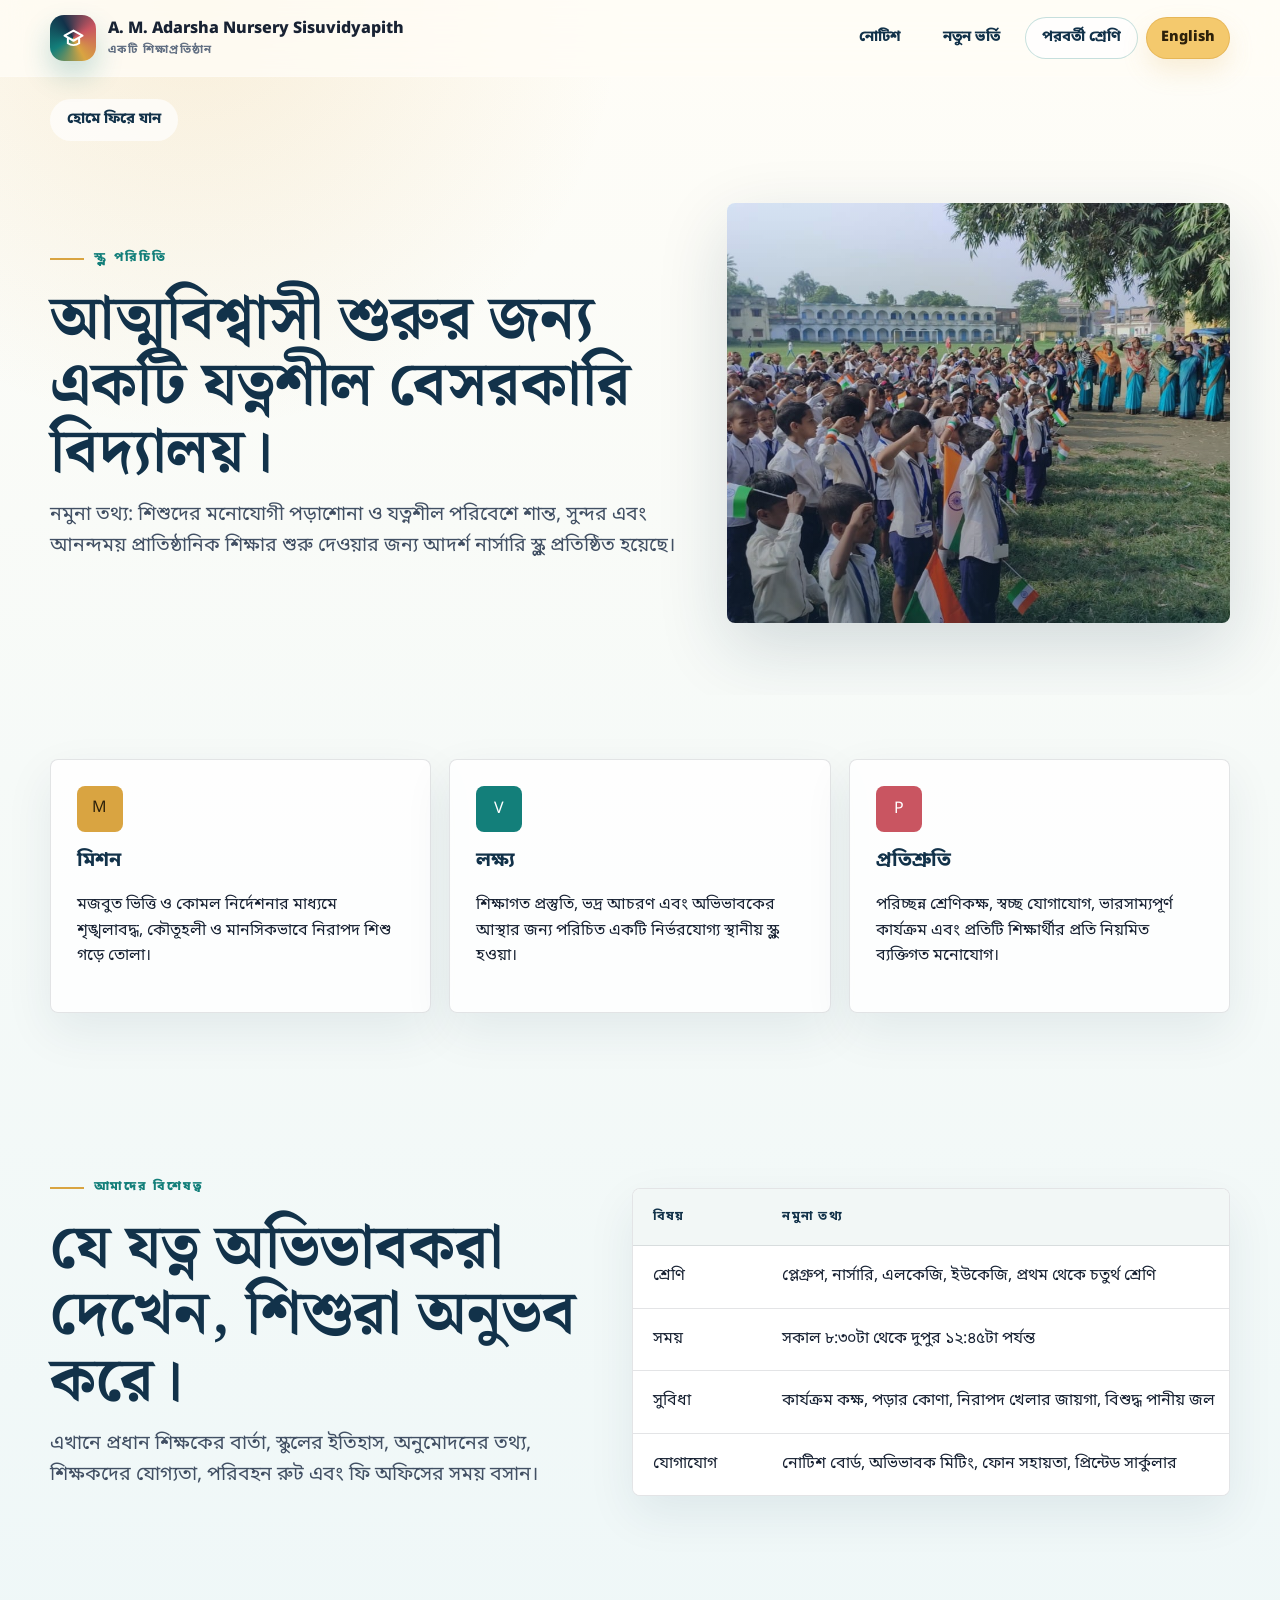
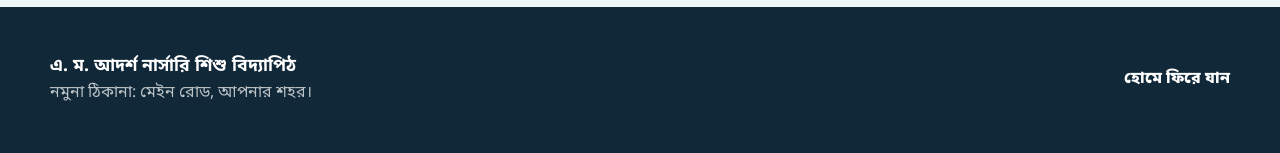
<file: templates/about.html>
<!DOCTYPE html>
<html lang="en">
<head>
  <meta charset="UTF-8">
  <meta name="viewport" content="width=device-width, initial-scale=1.0">
  <title>About | Adarsha Nursery School</title>
  <link rel="preconnect" href="https://fonts.googleapis.com">
  <link rel="preconnect" href="https://fonts.gstatic.com" crossorigin>
  <link href="https://fonts.googleapis.com/css2?family=Inter:wght@500;650;750;850&family=Noto+Sans+Bengali:wght@500;600;700;800&family=Noto+Serif+Bengali:wght@700;800&family=Playfair+Display:wght@700;800&display=swap" rel="stylesheet">
  <link rel="stylesheet" href="../assets/styles.css">
</head>
<body>
  <div class="site-progress" aria-hidden="true"></div>
  <header class="site-header">
    <nav class="nav-shell" aria-label="Primary navigation">
      <a class="brand" href="../index.html">
        <span class="brand-mark" aria-hidden="true">
          <svg viewBox="0 0 24 24" fill="none"><path d="M4 9.5 12 5l8 4.5-8 4.5L4 9.5Z" stroke="currentColor" stroke-width="1.8" stroke-linejoin="round"/><path d="M7 12v4.2c2.9 2.1 7.1 2.1 10 0V12" stroke="currentColor" stroke-width="1.8" stroke-linecap="round"/></svg>
        </span>
        <span>A. M. Adarsha Nursery Sisuvidyapith<small>Private learning campus</small></span>
      </a>
      <div class="nav-links">
        <a href="notice.html">Notice</a>
        <a href="newAdmission.html">New Admission</a>
        <a class="primary-link" href="nextClassAdmission.html">Next Class</a>
        <button class="language-toggle" type="button" data-lang-toggle aria-label="Switch language">বাংলা</button>
      </div>
    </nav>
  </header>

  <div class="subnav"><a class="back-link" href="../index.html">Back to Home</a></div>

  <main>
    <section class="page-hero">
      <div class="wrap">
        <div class="reveal">
          <p class="eyebrow">About the school</p>
          <h2>A caring private school for confident early beginnings.</h2>
          <p class="lead">Dummy details: Adarsha Nursery School was founded to give children a calm, polished, and joyful start to formal education through thoughtful academics and attentive care.</p>
        </div>
        <div class="page-visual about-img reveal delay-1" data-parallax="0.035" aria-label="Students learning in classroom"></div>
      </div>
    </section>

    <section class="section tight">
      <div class="wrap feature-grid">
        <article class="info-card reveal">
          <div class="icon-box gold">M</div>
          <h3>Mission</h3>
          <p>To nurture disciplined, curious, emotionally secure children through strong foundations and warm guidance.</p>
        </article>
        <article class="info-card reveal delay-1">
          <div class="icon-box">V</div>
          <h3>Vision</h3>
          <p>To become a trusted local school known for academic readiness, respectful behavior, and parent confidence.</p>
        </article>
        <article class="info-card reveal delay-2">
          <div class="icon-box rose">P</div>
          <h3>Promise</h3>
          <p>Clean classrooms, transparent communication, balanced activities, and steady personal attention for each learner.</p>
        </article>
      </div>
    </section>

    <section class="section">
      <div class="wrap split">
        <div class="reveal">
          <p class="eyebrow">What makes us premium</p>
          <h2>Details that parents notice and children feel.</h2>
          <p class="lead">Replace this area with the principal message, school history, affiliation details, teacher qualifications, transport route, and fee office timing.</p>
        </div>
        <div class="table-wrap reveal delay-1">
          <table>
            <thead><tr><th>Area</th><th>Dummy Detail</th></tr></thead>
            <tbody>
              <tr><td>Classes</td><td>Playgroup, Nursery, LKG, UKG, Class I to IV</td></tr>
              <tr><td>Timings</td><td>Morning shift from 8:30 AM to 12:45 PM</td></tr>
              <tr><td>Facilities</td><td>Activity room, reading corner, safe play area, clean drinking water</td></tr>
              <tr><td>Communication</td><td>Notice board, parent meetings, phone support, printed circulars</td></tr>
            </tbody>
          </table>
        </div>
      </div>
    </section>
  </main>

  <footer class="footer">
    <div class="wrap footer-grid">
      <div><strong>Adarsha Nursery School</strong><span>Dummy address: Main Road, Your City.</span></div>
      <a href="../index.html">Back to Home</a>
    </div>
  </footer>

  <script>
    const progress = document.querySelector(".site-progress");
    const header = document.querySelector(".site-header");
    const revealItems = document.querySelectorAll(".reveal");
    const counters = document.querySelectorAll("[data-count]");
    const parallaxItems = document.querySelectorAll("[data-parallax]");
    const languageToggle = document.querySelector("[data-lang-toggle]");
    const originalTitle = document.title;

    const bnText = {
      "Adarsha Nursery School": "এ. ম. আদর্শ নার্সারি শিশু বিদ্যাপিঠ",
      "Private learning campus": "একটি শিক্ষাপ্রতিষ্ঠান",
      "Notice": "নোটিশ",
      "New Admission": "নতুন ভর্তি",
      "Next Class": "পরবর্তী শ্রেণি",
      "Back to Home": "হোমে ফিরে যান",
      "About | Adarsha Nursery School": "পরিচিতি | আদর্শ নার্সারি স্কুল",
      "About the school": "স্কুল পরিচিতি",
      "A caring private school for confident early beginnings.": "আত্মবিশ্বাসী শুরুর জন্য একটি যত্নশীল বেসরকারি বিদ্যালয়।",
      "Dummy details: Adarsha Nursery School was founded to give children a calm, polished, and joyful start to formal education through thoughtful academics and attentive care.": "নমুনা তথ্য: শিশুদের মনোযোগী পড়াশোনা ও যত্নশীল পরিবেশে শান্ত, সুন্দর এবং আনন্দময় প্রাতিষ্ঠানিক শিক্ষার শুরু দেওয়ার জন্য আদর্শ নার্সারি স্কুল প্রতিষ্ঠিত হয়েছে।",
      "Mission": "মিশন",
      "To nurture disciplined, curious, emotionally secure children through strong foundations and warm guidance.": "মজবুত ভিত্তি ও কোমল নির্দেশনার মাধ্যমে শৃঙ্খলাবদ্ধ, কৌতূহলী ও মানসিকভাবে নিরাপদ শিশু গড়ে তোলা।",
      "Vision": "লক্ষ্য",
      "To become a trusted local school known for academic readiness, respectful behavior, and parent confidence.": "শিক্ষাগত প্রস্তুতি, ভদ্র আচরণ এবং অভিভাবকের আস্থার জন্য পরিচিত একটি নির্ভরযোগ্য স্থানীয় স্কুল হওয়া।",
      "Promise": "প্রতিশ্রুতি",
      "Clean classrooms, transparent communication, balanced activities, and steady personal attention for each learner.": "পরিচ্ছন্ন শ্রেণিকক্ষ, স্বচ্ছ যোগাযোগ, ভারসাম্যপূর্ণ কার্যক্রম এবং প্রতিটি শিক্ষার্থীর প্রতি নিয়মিত ব্যক্তিগত মনোযোগ।",
      "What makes us premium": "আমাদের বিশেষত্ব",
      "Details that parents notice and children feel.": "যে যত্ন অভিভাবকরা দেখেন, শিশুরা অনুভব করে।",
      "Replace this area with the principal message, school history, affiliation details, teacher qualifications, transport route, and fee office timing.": "এখানে প্রধান শিক্ষকের বার্তা, স্কুলের ইতিহাস, অনুমোদনের তথ্য, শিক্ষকদের যোগ্যতা, পরিবহন রুট এবং ফি অফিসের সময় বসান।",
      "Area": "বিষয়",
      "Dummy Detail": "নমুনা তথ্য",
      "Classes": "শ্রেণি",
      "Playgroup, Nursery, LKG, UKG, Class I to IV": "প্লেগ্রুপ, নার্সারি, এলকেজি, ইউকেজি, প্রথম থেকে চতুর্থ শ্রেণি",
      "Timings": "সময়",
      "Morning shift from 8:30 AM to 12:45 PM": "সকাল ৮:৩০টা থেকে দুপুর ১২:৪৫টা পর্যন্ত",
      "Facilities": "সুবিধা",
      "Activity room, reading corner, safe play area, clean drinking water": "কার্যক্রম কক্ষ, পড়ার কোণা, নিরাপদ খেলার জায়গা, বিশুদ্ধ পানীয় জল",
      "Communication": "যোগাযোগ",
      "Notice board, parent meetings, phone support, printed circulars": "নোটিশ বোর্ড, অভিভাবক মিটিং, ফোন সহায়তা, প্রিন্টেড সার্কুলার",
      "Dummy address: Main Road, Your City.": "নমুনা ঠিকানা: মেইন রোড, আপনার শহর।"
    };


    const originalText = new WeakMap();
    const translatableNodes = [];

    if (!("IntersectionObserver" in window)) {
      revealItems.forEach((item) => item.classList.add("in-view"));
      counters.forEach((item) => animateCounter(item));
    }

    function collectTextNodes(root) {
      const walker = document.createTreeWalker(root, NodeFilter.SHOW_TEXT, {
        acceptNode(node) {
          const text = node.textContent.trim();
          const parent = node.parentElement;

          if (!text || !parent || parent.closest("[data-count]") || ["SCRIPT", "STYLE"].includes(parent.tagName)) {
            return NodeFilter.FILTER_REJECT;
          }

          return NodeFilter.FILTER_ACCEPT;
        }
      });

      while (walker.nextNode()) {
        const node = walker.currentNode;
        originalText.set(node, node.textContent);
        translatableNodes.push(node);
      }
    }

    function translateValue(value, lang) {
      const trimmed = value.trim();
      if (lang === "en" || !bnText[trimmed]) return value;
      return value.replace(trimmed, bnText[trimmed]);
    }

    function applyLanguage(lang) {
      document.documentElement.lang = lang === "bn" ? "bn" : "en";

      translatableNodes.forEach((node) => {
        const original = originalText.get(node);
        node.textContent = translateValue(original, lang);
      });

      document.title = translateValue(originalTitle, lang);

      if (languageToggle) {
        languageToggle.textContent = lang === "bn" ? "English" : "বাংলা";
        languageToggle.setAttribute("aria-label", lang === "bn" ? "Switch to English" : "বাংলায় দেখুন");
      }
    }

    collectTextNodes(document.body);

    const savedLanguage = localStorage.getItem("schoolLanguage") || "bn";
    applyLanguage(savedLanguage);

    if (languageToggle) {
      languageToggle.addEventListener("click", () => {
        const nextLanguage = document.documentElement.lang === "bn" ? "en" : "bn";
        localStorage.setItem("schoolLanguage", nextLanguage);
        applyLanguage(nextLanguage);
      });
    }

    function updateChrome() {
      const maxScroll = document.documentElement.scrollHeight - window.innerHeight;
      const ratio = maxScroll > 0 ? window.scrollY / maxScroll : 0;

      if (progress) {
        progress.style.width = `${Math.min(100, Math.max(0, ratio * 100))}%`;
      }

      if (header) {
        header.classList.toggle("is-scrolled", window.scrollY > 12);
      }

      parallaxItems.forEach((item) => {
        const speed = Number(item.dataset.parallax || 0.12);
        item.style.transform = `translate3d(0, ${window.scrollY * speed}px, 0)`;
      });
    }

    function animateCounter(item) {
      const target = Number(item.dataset.count || 0);
      const suffix = item.dataset.suffix || "";
      const duration = 1200;
      const start = performance.now();

      function tick(now) {
        const progressValue = Math.min(1, (now - start) / duration);
        const eased = 1 - Math.pow(1 - progressValue, 3);
        item.textContent = `${Math.round(target * eased)}${suffix}`;

        if (progressValue < 1) {
          requestAnimationFrame(tick);
        }
      }

      requestAnimationFrame(tick);
    }

    if ("IntersectionObserver" in window) {
      const observer = new IntersectionObserver(
        (entries) => {
          entries.forEach((entry) => {
            if (!entry.isIntersecting) return;

            entry.target.classList.add("in-view");

            if (entry.target.hasAttribute("data-count") && !entry.target.dataset.done) {
              entry.target.dataset.done = "true";
              animateCounter(entry.target);
            }

            observer.unobserve(entry.target);
          });
        },
        { threshold: 0.16 }
      );

      revealItems.forEach((item) => observer.observe(item));
      counters.forEach((item) => observer.observe(item));
    }

    window.addEventListener("scroll", updateChrome, { passive: true });
    window.addEventListener("resize", updateChrome);
    updateChrome();
  </script>
</body>
</html>
</file>
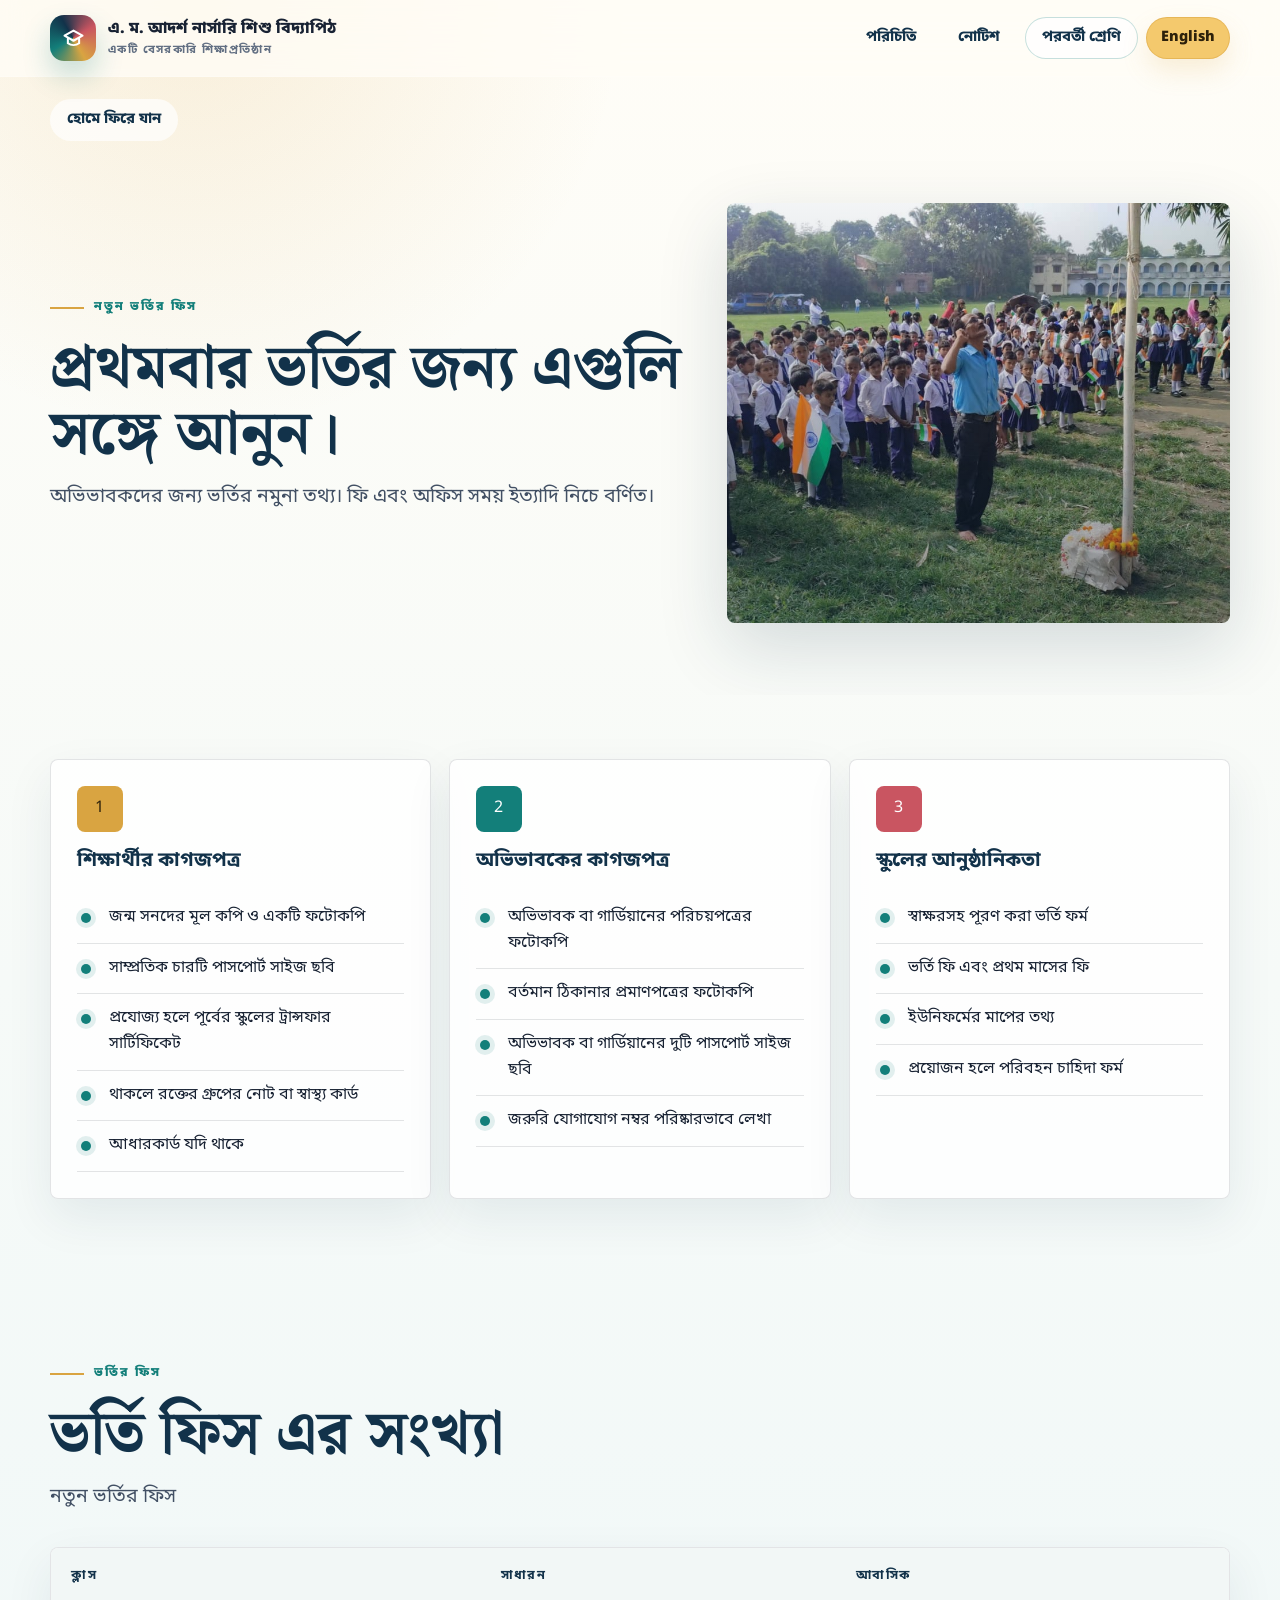
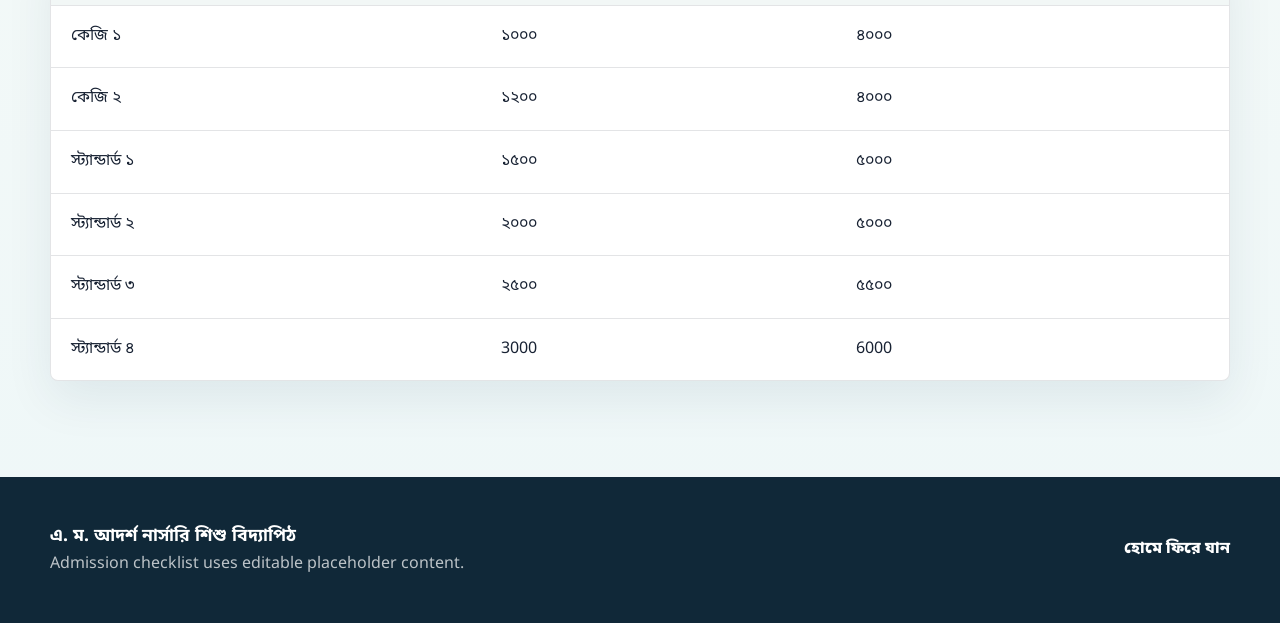
<file: templates/newAdmission.html>
<!DOCTYPE html>
<html lang="en">
<head>
  <meta charset="UTF-8">
  <meta name="viewport" content="width=device-width, initial-scale=1.0">
  <title>New Admission | Adarsha Nursery School</title>
  <link rel="preconnect" href="https://fonts.googleapis.com">
  <link rel="preconnect" href="https://fonts.gstatic.com" crossorigin>
  <link href="https://fonts.googleapis.com/css2?family=Inter:wght@500;650;750;850&family=Noto+Sans+Bengali:wght@500;600;700;800&family=Noto+Serif+Bengali:wght@700;800&family=Playfair+Display:wght@700;800&display=swap" rel="stylesheet">
  <link rel="stylesheet" href="../assets/styles.css">
</head>
<body>
  <div class="site-progress" aria-hidden="true"></div>
  <header class="site-header">
    <nav class="nav-shell" aria-label="Primary navigation">
      <a class="brand" href="../index.html">
        <span class="brand-mark" aria-hidden="true"><svg viewBox="0 0 24 24" fill="none"><path d="M4 9.5 12 5l8 4.5-8 4.5L4 9.5Z" stroke="currentColor" stroke-width="1.8" stroke-linejoin="round"/><path d="M7 12v4.2c2.9 2.1 7.1 2.1 10 0V12" stroke="currentColor" stroke-width="1.8" stroke-linecap="round"/></svg></span>
        <span>Adarsha Nursery School<small>Private learning campus</small></span>
      </a>
      <div class="nav-links">
        <a href="about.html">About</a>
        <a href="notice.html">Notice</a>
        <a class="primary-link" href="nextClassAdmission.html">Next Class</a>
        <button class="language-toggle" type="button" data-lang-toggle aria-label="Switch language">বাংলা</button>
      </div>
    </nav>
  </header>

  <div class="subnav"><a class="back-link" href="../index.html">Back to Home</a></div>

  <main>
    <section class="page-hero">
      <div class="wrap">
        <div class="reveal">
          <p class="eyebrow">New admission fees</p>
          <h2>Bring these items for first-time admission.</h2>
          <p class="lead">school requirements, fee amount, and office timing etc written down.</p>
        </div>
        <div class="page-visual admission-img reveal delay-1" data-parallax="0.035" aria-label="Admission documents and classroom"></div>
      </div>
    </section>

    <section class="section tight">
      <div class="wrap check-grid">
        <article class="check-card reveal">
          <div class="icon-box gold">1</div>
          <h3>Student documents</h3>
          <ul class="list-clean">
            <li>Original birth certificate and one photocopy</li>
            <li>Four recent passport-size photographs</li>
            <li>Previous school transfer certificate if applicable</li>
            <li>Blood group note or health card if available</li>
            <li>Adhaar card if applicable</li>
          </ul>
        </article>
        <article class="check-card reveal delay-1">
          <div class="icon-box">2</div>
          <h3>Parent documents</h3>
          <ul class="list-clean">
            <li>Parent or guardian ID proof photocopy</li>
            <li>Current address proof photocopy</li>
            <li>Two passport-size photographs of parent or guardian</li>
            <li>Emergency contact number written clearly</li>
          </ul>
        </article>
        <article class="check-card reveal delay-2">
          <div class="icon-box rose">3</div>
          <h3>School formalities</h3>
          <ul class="list-clean">
            <li>Completed admission form with signature</li>
            <li>Admission fee and first month fee</li>
            <li>Uniform measurement details</li>
            <li>Transport requirement form if needed</li>
          </ul>
        </article>
      </div>
    </section>

    <section class="section">
      <div class="wrap">
        <div class="section-head reveal">
          <p class="eyebrow">Admission fees</p>
          <h2>Admission fees numbers</h2>
          <p class="lead">New admission fees</p>
        </div>
        <div class="table-wrap reveal delay-1">
          <table>
            <thead><tr><th>Class</th><th>Standard</th><th>Boarding</th></tr></thead>
            <tbody>
              <tr><td>KG 1</td><td>1000</td><td>4000</td></tr>
              <tr><td>KG 2</td><td>1200</td><td>4500</td></tr>
              <tr><td>STANDARD 1</td><td>1500</td><td>5000</td></tr>
              <tr><td>STANDARD 2</td><td>2000</td><td>5000</td></tr>
              <tr><td>STANDARD 3</td><td>2500</td><td>5500</td></tr>
              <tr><td>STANDARD 4</td><td>3000</td><td>6000</td></tr>
            </tbody>
          </table>
        </div>
      </div>
    </section>
  </main>

  <footer class="footer">
    <div class="wrap footer-grid">
      <div><strong>Adarsha Nursery School</strong><span>Admission checklist uses editable placeholder content.</span></div>
      <a href="../index.html">Back to Home</a>
    </div>
  </footer>

  <script>
    const progress = document.querySelector(".site-progress");
    const header = document.querySelector(".site-header");
    const revealItems = document.querySelectorAll(".reveal");
    const counters = document.querySelectorAll("[data-count]");
    const parallaxItems = document.querySelectorAll("[data-parallax]");
    const languageToggle = document.querySelector("[data-lang-toggle]");
    const originalTitle = document.title;

    const bnText = {
      "Adarsha Nursery School": "এ. ম. আদর্শ নার্সারি শিশু বিদ্যাপিঠ",
      "Private learning campus": "একটি বেসরকারি শিক্ষাপ্রতিষ্ঠান",
      "About": "পরিচিতি",
      "Notice": "নোটিশ",
      "Next Class": "পরবর্তী শ্রেণি",
      "Back to Home": "হোমে ফিরে যান",
      "New Admission | Adarsha Nursery School": "নতুন ভর্তি | আদর্শ নার্সারি স্কুল",
      "New admission": "নতুন ভর্তি",
      "Bring these items for first-time admission.": "প্রথমবার ভর্তির জন্য এগুলি সঙ্গে আনুন।",
      "school requirements, fee amount, and office timing etc written down.": "অভিভাবকদের জন্য ভর্তির নমুনা তথ্য।  ফি এবং অফিস সময় ইত্যাদি নিচে বর্ণিত।",
      "Student documents": "শিক্ষার্থীর কাগজপত্র",
      "Original birth certificate and one photocopy": "জন্ম সনদের মূল কপি ও একটি ফটোকপি",
      "Four recent passport-size photographs": "সাম্প্রতিক চারটি পাসপোর্ট সাইজ ছবি",
      "Previous school transfer certificate if applicable": "প্রযোজ্য হলে পূর্বের স্কুলের ট্রান্সফার সার্টিফিকেট",
      "Blood group note or health card if available": "থাকলে রক্তের গ্রুপের নোট বা স্বাস্থ্য কার্ড",
      "Adhaar card if applicable":"আধারকার্ড যদি থাকে",
      "Parent documents": "অভিভাবকের কাগজপত্র",
      "Parent or guardian ID proof photocopy": "অভিভাবক বা গার্ডিয়ানের পরিচয়পত্রের ফটোকপি",
      "Current address proof photocopy": "বর্তমান ঠিকানার প্রমাণপত্রের ফটোকপি",
      "Two passport-size photographs of parent or guardian": "অভিভাবক বা গার্ডিয়ানের দুটি পাসপোর্ট সাইজ ছবি",
      "Emergency contact number written clearly": "জরুরি যোগাযোগ নম্বর পরিষ্কারভাবে লেখা",
      "School formalities": "স্কুলের আনুষ্ঠানিকতা",
      "Completed admission form with signature": "স্বাক্ষরসহ পূরণ করা ভর্তি ফর্ম",
      "Admission fee and first month fee": "ভর্তি ফি এবং প্রথম মাসের ফি",
      "Uniform measurement details": "ইউনিফর্মের মাপের তথ্য",
      "Transport requirement form if needed": "প্রয়োজন হলে পরিবহন চাহিদা ফর্ম",
      "Admission fees": "ভর্তির ফিস",
      "Admission fees numbers": "ভর্তি ফিস এর সংখ্যা",
      "New admission fees": "নতুন ভর্তির ফিস",
      "Class": "ক্লাস",
      "Standard": "সাধারন",
      "Boarding": "আবাসিক",
      "KG 1": "কেজি ১" ,
      "1000": "১০০০",
      "4000": "৪০০০",
      "KG 2": "কেজি ২",
      "1200": "১২০০",
      "4500": "৪০০০",
      "STANDARD 1": "স্ট্যান্ডার্ড ১",
      "1500": "১৫০০",
      "5000": "৫০০০",
      "STANDARD 2": "স্ট্যান্ডার্ড ২",
      "2000": "২০০০",
      "5000": "৫০০০",
      "STANDARD 3": "স্ট্যান্ডার্ড ৩",
      "2500": "২৫০০",
      "5500" : "৫৫০০",
      "STANDARD 4": "স্ট্যান্ডার্ড ৪",
      "2500": "২৫০০",
      "5500" : "৫৫০০"
    };


    const originalText = new WeakMap();
    const translatableNodes = [];

    if (!("IntersectionObserver" in window)) {
      revealItems.forEach((item) => item.classList.add("in-view"));
      counters.forEach((item) => animateCounter(item));
    }

    function collectTextNodes(root) {
      const walker = document.createTreeWalker(root, NodeFilter.SHOW_TEXT, {
        acceptNode(node) {
          const text = node.textContent.trim();
          const parent = node.parentElement;

          if (!text || !parent || parent.closest("[data-count]") || ["SCRIPT", "STYLE"].includes(parent.tagName)) {
            return NodeFilter.FILTER_REJECT;
          }

          return NodeFilter.FILTER_ACCEPT;
        }
      });

      while (walker.nextNode()) {
        const node = walker.currentNode;
        originalText.set(node, node.textContent);
        translatableNodes.push(node);
      }
    }

    function translateValue(value, lang) {
      const trimmed = value.trim();
      if (lang === "en" || !bnText[trimmed]) return value;
      return value.replace(trimmed, bnText[trimmed]);
    }

    function applyLanguage(lang) {
      document.documentElement.lang = lang === "bn" ? "bn" : "en";

      translatableNodes.forEach((node) => {
        const original = originalText.get(node);
        node.textContent = translateValue(original, lang);
      });

      document.title = translateValue(originalTitle, lang);

      if (languageToggle) {
        languageToggle.textContent = lang === "bn" ? "English" : "বাংলা";
        languageToggle.setAttribute("aria-label", lang === "bn" ? "Switch to English" : "বাংলায় দেখুন");
      }
    }

    collectTextNodes(document.body);

    const savedLanguage = localStorage.getItem("schoolLanguage") || "bn";
    applyLanguage(savedLanguage);

    if (languageToggle) {
      languageToggle.addEventListener("click", () => {
        const nextLanguage = document.documentElement.lang === "bn" ? "en" : "bn";
        localStorage.setItem("schoolLanguage", nextLanguage);
        applyLanguage(nextLanguage);
      });
    }

    function updateChrome() {
      const maxScroll = document.documentElement.scrollHeight - window.innerHeight;
      const ratio = maxScroll > 0 ? window.scrollY / maxScroll : 0;

      if (progress) {
        progress.style.width = `${Math.min(100, Math.max(0, ratio * 100))}%`;
      }

      if (header) {
        header.classList.toggle("is-scrolled", window.scrollY > 12);
      }

      parallaxItems.forEach((item) => {
        const speed = Number(item.dataset.parallax || 0.12);
        item.style.transform = `translate3d(0, ${window.scrollY * speed}px, 0)`;
      });
    }

    function animateCounter(item) {
      const target = Number(item.dataset.count || 0);
      const suffix = item.dataset.suffix || "";
      const duration = 1200;
      const start = performance.now();

      function tick(now) {
        const progressValue = Math.min(1, (now - start) / duration);
        const eased = 1 - Math.pow(1 - progressValue, 3);
        item.textContent = `${Math.round(target * eased)}${suffix}`;

        if (progressValue < 1) {
          requestAnimationFrame(tick);
        }
      }

      requestAnimationFrame(tick);
    }

    if ("IntersectionObserver" in window) {
      const observer = new IntersectionObserver(
        (entries) => {
          entries.forEach((entry) => {
            if (!entry.isIntersecting) return;

            entry.target.classList.add("in-view");

            if (entry.target.hasAttribute("data-count") && !entry.target.dataset.done) {
              entry.target.dataset.done = "true";
              animateCounter(entry.target);
            }

            observer.unobserve(entry.target);
          });
        },
        { threshold: 0.16 }
      );

      revealItems.forEach((item) => observer.observe(item));
      counters.forEach((item) => observer.observe(item));
    }

    window.addEventListener("scroll", updateChrome, { passive: true });
    window.addEventListener("resize", updateChrome);
    updateChrome();
  </script>
</body>
</html>
</file>
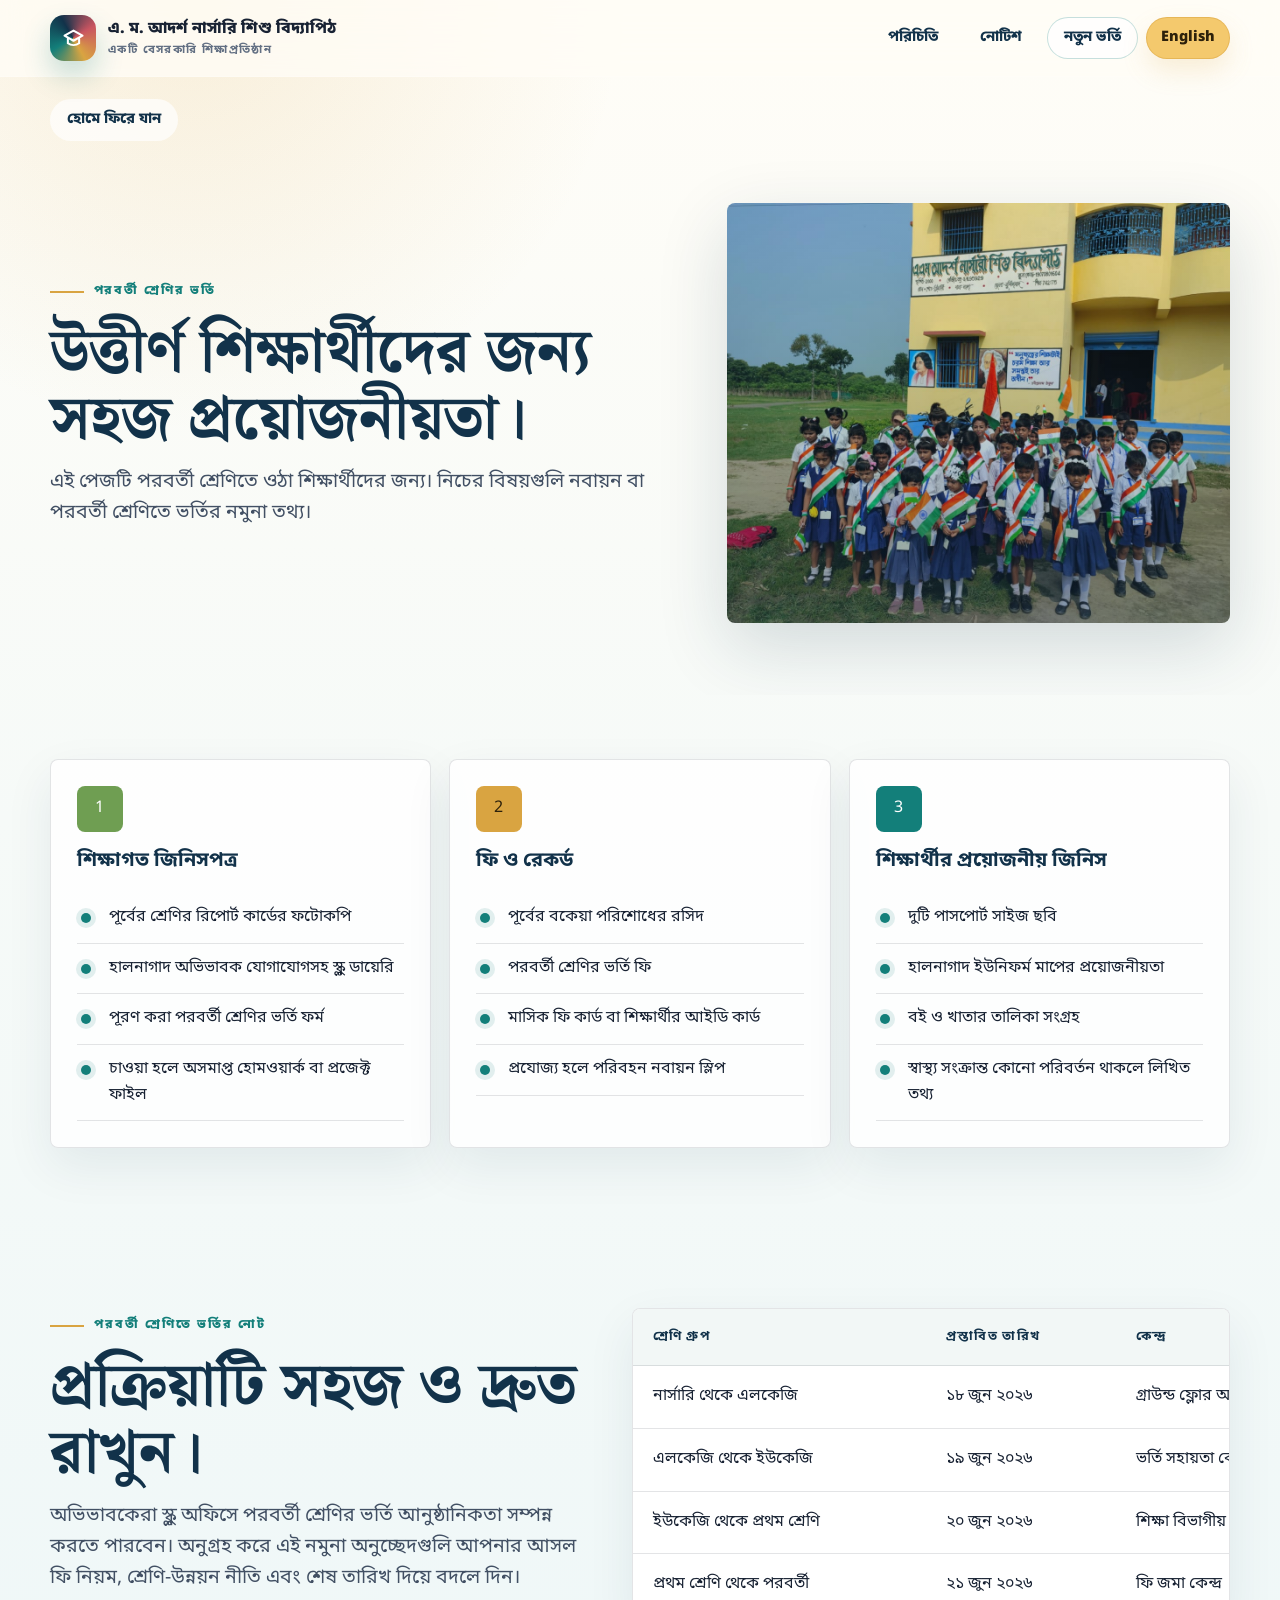
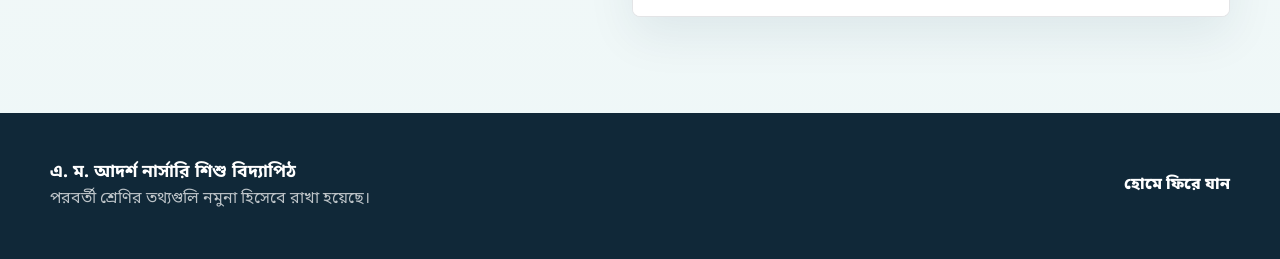
<file: templates/nextClassAdmission.html>
<!DOCTYPE html>
<html lang="en">
<head>
  <meta charset="UTF-8">
  <meta name="viewport" content="width=device-width, initial-scale=1.0">
  <title>Next Class Admission | Adarsha Nursery School</title>
  <link rel="preconnect" href="https://fonts.googleapis.com">
  <link rel="preconnect" href="https://fonts.gstatic.com" crossorigin>
  <link href="https://fonts.googleapis.com/css2?family=Inter:wght@500;650;750;850&family=Noto+Sans+Bengali:wght@500;600;700;800&family=Noto+Serif+Bengali:wght@700;800&family=Playfair+Display:wght@700;800&display=swap" rel="stylesheet">
  <link rel="stylesheet" href="../assets/styles.css">
</head>
<body>
  <div class="site-progress" aria-hidden="true"></div>
  <header class="site-header">
    <nav class="nav-shell" aria-label="Primary navigation">
      <a class="brand" href="../index.html">
        <span class="brand-mark" aria-hidden="true"><svg viewBox="0 0 24 24" fill="none"><path d="M4 9.5 12 5l8 4.5-8 4.5L4 9.5Z" stroke="currentColor" stroke-width="1.8" stroke-linejoin="round"/><path d="M7 12v4.2c2.9 2.1 7.1 2.1 10 0V12" stroke="currentColor" stroke-width="1.8" stroke-linecap="round"/></svg></span>
        <span>Adarsha Nursery School<small>Private learning campus</small></span>
      </a>
      <div class="nav-links">
        <a href="about.html">About</a>
        <a href="notice.html">Notice</a>
        <a class="primary-link" href="newAdmission.html">New Admission</a>
        <button class="language-toggle" type="button" data-lang-toggle aria-label="Switch language">বাংলা</button>
      </div>
    </nav>
  </header>

  <div class="subnav"><a class="back-link" href="../index.html">Back to Home</a></div>

  <main>
    <section class="page-hero">
      <div class="wrap">
        <div class="reveal">
          <p class="eyebrow">Next class admission</p>
          <h2>Simple requirements for promoted students.</h2>
          <p class="lead">This page is for students moving to the next class. The items below are dummy details for renewal or promotion admission.</p>
        </div>
        <div class="page-visual next-img reveal delay-1" data-parallax="0.035" aria-label="Students walking near school campus"></div>
      </div>
    </section>

    <section class="section tight">
      <div class="wrap check-grid">
        <article class="check-card reveal">
          <div class="icon-box leaf">1</div>
          <h3>Academic items</h3>
          <ul class="list-clean">
            <li>Previous class report card photocopy</li>
            <li>School diary with updated parent contact</li>
            <li>Completed next class admission form</li>
            <li>Pending homework or project file if requested</li>
          </ul>
        </article>
        <article class="check-card reveal delay-1">
          <div class="icon-box gold">2</div>
          <h3>Fee and records</h3>
          <ul class="list-clean">
            <li>Previous dues clearance receipt</li>
            <li>Next class admission fee</li>
            <li>Monthly fee card or student ID card</li>
            <li>Transport renewal slip if applicable</li>
          </ul>
        </article>
        <article class="check-card reveal delay-2">
          <div class="icon-box">3</div>
          <h3>Student essentials</h3>
          <ul class="list-clean">
            <li>Two passport-size photographs</li>
            <li>Updated uniform size requirement</li>
            <li>Books and copies list collection</li>
            <li>Medical update note if any condition changed</li>
          </ul>
        </article>
      </div>
    </section>

    <section class="section">
      <div class="wrap split">
        <div class="reveal">
          <p class="eyebrow">Promotion note</p>
          <h2>Keep the process calm and quick.</h2>
          <p class="lead">Parents can complete the next class admission formalities at the school office. Please replace these dummy paragraphs with your real fee rules, promotion policy, and last date.</p>
        </div>
        <div class="table-wrap reveal delay-1">
          <table>
            <thead><tr><th>Class Group</th><th>Suggested Date</th><th>Desk</th></tr></thead>
            <tbody>
              <tr><td>Nursery to LKG</td><td>18 June 2026</td><td>Ground floor office</td></tr>
              <tr><td>LKG to UKG</td><td>19 June 2026</td><td>Admission desk</td></tr>
              <tr><td>UKG to Class I</td><td>20 June 2026</td><td>Academic counter</td></tr>
              <tr><td>Class I onward</td><td>21 June 2026</td><td>Fee counter</td></tr>
            </tbody>
          </table>
        </div>
      </div>
    </section>
  </main>

  <footer class="footer">
    <div class="wrap footer-grid">
      <div><strong>Adarsha Nursery School</strong><span>Next class details are placeholders.</span></div>
      <a href="../index.html">Back to Home</a>
    </div>
  </footer>

  <script>
    const progress = document.querySelector(".site-progress");
    const header = document.querySelector(".site-header");
    const revealItems = document.querySelectorAll(".reveal");
    const counters = document.querySelectorAll("[data-count]");
    const parallaxItems = document.querySelectorAll("[data-parallax]");
    const languageToggle = document.querySelector("[data-lang-toggle]");
    const originalTitle = document.title;

    const bnText = {
      "Adarsha Nursery School": "এ. ম. আদর্শ নার্সারি শিশু বিদ্যাপিঠ",
      "Private learning campus": "একটি বেসরকারি শিক্ষাপ্রতিষ্ঠান",
      "About": "পরিচিতি",
      "Notice": "নোটিশ",
      "New Admission": "নতুন ভর্তি",
      "Back to Home": "হোমে ফিরে যান",
      "20 June 2026": "২০ জুন ২০২৬",
      "Fee counter": "ফি জমা কেন্দ্র",
      "Next Class Admission | Adarsha Nursery School": "পরবর্তী শ্রেণির ভর্তি | আদর্শ নার্সারি স্কুল",
      "Next class admission": "পরবর্তী শ্রেণির ভর্তি",
      "Simple requirements for promoted students.": "উত্তীর্ণ শিক্ষার্থীদের জন্য সহজ প্রয়োজনীয়তা।",
      "This page is for students moving to the next class. The items below are dummy details for renewal or promotion admission.": "এই পেজটি পরবর্তী শ্রেণিতে ওঠা শিক্ষার্থীদের জন্য। নিচের বিষয়গুলি নবায়ন বা পরবর্তী শ্রেণিতে ভর্তির নমুনা তথ্য।",
      "Academic items": "শিক্ষাগত জিনিসপত্র",
      "Previous class report card photocopy": "পূর্বের শ্রেণির রিপোর্ট কার্ডের ফটোকপি",
      "School diary with updated parent contact": "হালনাগাদ অভিভাবক যোগাযোগসহ স্কুল ডায়েরি",
      "Completed next class admission form": "পূরণ করা পরবর্তী শ্রেণির ভর্তি ফর্ম",
      "Pending homework or project file if requested": "চাওয়া হলে অসমাপ্ত হোমওয়ার্ক বা প্রজেক্ট ফাইল",
      "Fee and records": "ফি ও রেকর্ড",
      "Previous dues clearance receipt": "পূর্বের বকেয়া পরিশোধের রসিদ",
      "Next class admission fee": "পরবর্তী শ্রেণির ভর্তি ফি",
      "Monthly fee card or student ID card": "মাসিক ফি কার্ড বা শিক্ষার্থীর আইডি কার্ড",
      "Transport renewal slip if applicable": "প্রযোজ্য হলে পরিবহন নবায়ন স্লিপ",
      "Student essentials": "শিক্ষার্থীর প্রয়োজনীয় জিনিস",
      "Two passport-size photographs": "দুটি পাসপোর্ট সাইজ ছবি",
      "Updated uniform size requirement": "হালনাগাদ ইউনিফর্ম মাপের প্রয়োজনীয়তা",
      "Books and copies list collection": "বই ও খাতার তালিকা সংগ্রহ",
      "Medical update note if any condition changed": "স্বাস্থ্য সংক্রান্ত কোনো পরিবর্তন থাকলে লিখিত তথ্য",
      "Promotion note": "পরবর্তী শ্রেণিতে ভর্তির নোট",
      "Keep the process calm and quick.": "প্রক্রিয়াটি সহজ ও দ্রুত রাখুন।",
      "Parents can complete the next class admission formalities at the school office. Please replace these dummy paragraphs with your real fee rules, promotion policy, and last date.": "অভিভাবকেরা স্কুল অফিসে পরবর্তী শ্রেণির ভর্তি আনুষ্ঠানিকতা সম্পন্ন করতে পারবেন। অনুগ্রহ করে এই নমুনা অনুচ্ছেদগুলি আপনার আসল ফি নিয়ম, শ্রেণি-উন্নয়ন নীতি এবং শেষ তারিখ দিয়ে বদলে দিন।",
      "Class Group": "শ্রেণি গ্রুপ",
      "Suggested Date": "প্রস্তাবিত তারিখ",
      "Desk": "কেন্দ্র",
      "Nursery to LKG": "নার্সারি থেকে এলকেজি",
      "18 June 2026": "১৮ জুন ২০২৬",
      "Ground floor office": "গ্রাউন্ড ফ্লোর অফিস",
      "LKG to UKG": "এলকেজি থেকে ইউকেজি",
      "19 June 2026": "১৯ জুন ২০২৬",
      "Admission desk": "ভর্তি সহায়তা কেন্দ্র",
      "UKG to Class I": "ইউকেজি থেকে প্রথম শ্রেণি",
      "Academic counter": "শিক্ষা বিভাগীয় কেন্দ্র",
      "Class I onward": "প্রথম শ্রেণি থেকে পরবর্তী",
      "21 June 2026": "২১ জুন ২০২৬",
      "Next class details are placeholders.": "পরবর্তী শ্রেণির তথ্যগুলি নমুনা হিসেবে রাখা হয়েছে।"
    };


    const originalText = new WeakMap();
    const translatableNodes = [];

    if (!("IntersectionObserver" in window)) {
      revealItems.forEach((item) => item.classList.add("in-view"));
      counters.forEach((item) => animateCounter(item));
    }

    function collectTextNodes(root) {
      const walker = document.createTreeWalker(root, NodeFilter.SHOW_TEXT, {
        acceptNode(node) {
          const text = node.textContent.trim();
          const parent = node.parentElement;

          if (!text || !parent || parent.closest("[data-count]") || ["SCRIPT", "STYLE"].includes(parent.tagName)) {
            return NodeFilter.FILTER_REJECT;
          }

          return NodeFilter.FILTER_ACCEPT;
        }
      });

      while (walker.nextNode()) {
        const node = walker.currentNode;
        originalText.set(node, node.textContent);
        translatableNodes.push(node);
      }
    }

    function translateValue(value, lang) {
      const trimmed = value.trim();
      if (lang === "en" || !bnText[trimmed]) return value;
      return value.replace(trimmed, bnText[trimmed]);
    }

    function applyLanguage(lang) {
      document.documentElement.lang = lang === "bn" ? "bn" : "en";

      translatableNodes.forEach((node) => {
        const original = originalText.get(node);
        node.textContent = translateValue(original, lang);
      });

      document.title = translateValue(originalTitle, lang);

      if (languageToggle) {
        languageToggle.textContent = lang === "bn" ? "English" : "বাংলা";
        languageToggle.setAttribute("aria-label", lang === "bn" ? "Switch to English" : "বাংলায় দেখুন");
      }
    }

    collectTextNodes(document.body);

    const savedLanguage = localStorage.getItem("schoolLanguage") || "bn";
    applyLanguage(savedLanguage);

    if (languageToggle) {
      languageToggle.addEventListener("click", () => {
        const nextLanguage = document.documentElement.lang === "bn" ? "en" : "bn";
        localStorage.setItem("schoolLanguage", nextLanguage);
        applyLanguage(nextLanguage);
      });
    }

    function updateChrome() {
      const maxScroll = document.documentElement.scrollHeight - window.innerHeight;
      const ratio = maxScroll > 0 ? window.scrollY / maxScroll : 0;

      if (progress) {
        progress.style.width = `${Math.min(100, Math.max(0, ratio * 100))}%`;
      }

      if (header) {
        header.classList.toggle("is-scrolled", window.scrollY > 12);
      }

      parallaxItems.forEach((item) => {
        const speed = Number(item.dataset.parallax || 0.12);
        item.style.transform = `translate3d(0, ${window.scrollY * speed}px, 0)`;
      });
    }

    function animateCounter(item) {
      const target = Number(item.dataset.count || 0);
      const suffix = item.dataset.suffix || "";
      const duration = 1200;
      const start = performance.now();

      function tick(now) {
        const progressValue = Math.min(1, (now - start) / duration);
        const eased = 1 - Math.pow(1 - progressValue, 3);
        item.textContent = `${Math.round(target * eased)}${suffix}`;

        if (progressValue < 1) {
          requestAnimationFrame(tick);
        }
      }

      requestAnimationFrame(tick);
    }

    if ("IntersectionObserver" in window) {
      const observer = new IntersectionObserver(
        (entries) => {
          entries.forEach((entry) => {
            if (!entry.isIntersecting) return;

            entry.target.classList.add("in-view");

            if (entry.target.hasAttribute("data-count") && !entry.target.dataset.done) {
              entry.target.dataset.done = "true";
              animateCounter(entry.target);
            }

            observer.unobserve(entry.target);
          });
        },
        { threshold: 0.16 }
      );

      revealItems.forEach((item) => observer.observe(item));
      counters.forEach((item) => observer.observe(item));
    }

    window.addEventListener("scroll", updateChrome, { passive: true });
    window.addEventListener("resize", updateChrome);
    updateChrome();
  </script>
</body>
</html>
</file>
<file: assets/styles.css>
:root {
  --ink: #182233;
  --muted: #637083;
  --paper: #fffdf7;
  --panel: #ffffff;
  --line: rgba(24, 34, 51, 0.12);
  --navy: #12324a;
  --teal: #137f7a;
  --gold: #d9a441;
  --rose: #c95561;
  --leaf: #6f9e52;
  --sky: #dceff2;
  --shadow: 0 24px 70px rgba(18, 50, 74, 0.16);
}

* {
  box-sizing: border-box;
}

html {
  scroll-behavior: smooth;
}

body {
  margin: 0;
  color: var(--ink);
  font-family: Inter, ui-sans-serif, system-ui, -apple-system, BlinkMacSystemFont, "Segoe UI", sans-serif;
  background:
    radial-gradient(circle at 15% 0%, rgba(217, 164, 65, 0.16), transparent 27rem),
    linear-gradient(180deg, #fffdf7 0%, #f6faf8 44%, #eef7f8 100%);
  line-height: 1.6;
}

html[lang="bn"] body {
  font-family: "Noto Sans Bengali", Inter, ui-sans-serif, system-ui, sans-serif;
}

a {
  color: inherit;
  text-decoration: none;
}

img {
  display: block;
  width: 100%;
}

.site-progress {
  position: fixed;
  inset: 0 auto auto 0;
  z-index: 100;
  width: 0%;
  height: 3px;
  background: linear-gradient(90deg, var(--gold), var(--teal), var(--rose));
}

.site-header {
  position: sticky;
  top: 0;
  z-index: 50;
  border-bottom: 1px solid rgba(255, 255, 255, 0.24);
  background: rgba(255, 253, 247, 0.78);
  backdrop-filter: blur(18px);
  transition: box-shadow 240ms ease, background 240ms ease;
}

.site-header.is-scrolled {
  background: rgba(255, 253, 247, 0.94);
  box-shadow: 0 12px 36px rgba(18, 50, 74, 0.1);
}

.nav-shell {
  width: min(1180px, calc(100% - 32px));
  min-height: 76px;
  margin: 0 auto;
  display: flex;
  align-items: center;
  justify-content: space-between;
  gap: 18px;
}

.brand {
  display: flex;
  align-items: center;
  gap: 12px;
  font-weight: 800;
  letter-spacing: 0;
}

.brand-mark {
  width: 46px;
  height: 46px;
  display: grid;
  place-items: center;
  color: #fff;
  border-radius: 14px;
  background: conic-gradient(from 150deg, var(--gold), var(--teal), var(--navy), var(--rose), var(--gold));
  box-shadow: 0 14px 28px rgba(19, 127, 122, 0.24);
}

.brand-mark svg {
  width: 27px;
  height: 27px;
}

.brand small {
  display: block;
  margin-top: -2px;
  color: var(--muted);
  font-size: 0.72rem;
  font-weight: 700;
  text-transform: uppercase;
  letter-spacing: 0.12em;
}

.nav-links {
  display: flex;
  align-items: center;
  gap: 8px;
  flex-wrap: wrap;
  justify-content: flex-end;
}

.nav-links a,
.back-link,
.pill-link {
  display: inline-flex;
  align-items: center;
  justify-content: center;
  gap: 8px;
  min-height: 42px;
  border: 1px solid transparent;
  border-radius: 999px;
  padding: 0 16px;
  color: var(--navy);
  font-weight: 750;
  font-size: 0.93rem;
  transition: transform 180ms ease, border-color 180ms ease, background 180ms ease, box-shadow 180ms ease;
}

.nav-links a:hover,
.back-link:hover,
.pill-link:hover {
  transform: translateY(-2px);
  border-color: rgba(19, 127, 122, 0.24);
  background: rgba(255, 255, 255, 0.66);
  box-shadow: 0 12px 28px rgba(18, 50, 74, 0.08);
}

.nav-links .primary-link,
.primary-link {
  color: var(--navy);
  background: rgba(255, 255, 255, 0.66);
  border-color: rgba(19, 127, 122, 0.24);
}

.nav-links .primary-link:hover,
.primary-link:hover {
  background: rgba(255, 255, 255, 0.86);
}

.language-toggle {
  min-width: 82px;
  min-height: 42px;
  border: 1px solid rgba(217, 164, 65, 0.5);
  border-radius: 999px;
  padding: 0 14px;
  color: #2d210b;
  background: #f4c96d;
  font: inherit;
  font-size: 0.9rem;
  font-weight: 850;
  cursor: pointer;
  box-shadow: 0 12px 26px rgba(217, 164, 65, 0.18);
  transition: transform 180ms ease, box-shadow 180ms ease, background 180ms ease;
}

.language-toggle:hover {
  transform: translateY(-2px);
  background: #f7d88c;
  box-shadow: 0 16px 34px rgba(217, 164, 65, 0.24);
}

.hero {
  min-height: calc(100vh - 76px);
  display: grid;
  align-items: center;
  padding: 52px 0 34px;
  overflow: hidden;
}

.hero-grid {
  width: min(1180px, calc(100% - 32px));
  margin: 0 auto;
  display: grid;
  grid-template-columns: minmax(0, 1.02fr) minmax(360px, 0.98fr);
  gap: 36px;
  align-items: center;
}

.eyebrow {
  display: inline-flex;
  align-items: center;
  gap: 10px;
  margin: 0 0 18px;
  color: var(--teal);
  font-size: 0.78rem;
  font-weight: 850;
  letter-spacing: 0.16em;
  text-transform: uppercase;
}

.eyebrow::before {
  content: "";
  width: 34px;
  height: 2px;
  background: var(--gold);
}

h1,
h2,
h3,
p {
  margin-top: 0;
}

h1 {
  max-width: 780px;
  margin-bottom: 22px;
  color: var(--navy);
  font-family: "Playfair Display", Georgia, serif;
  font-size: clamp(3.2rem, 8.5vw, 7.4rem);
  line-height: 0.9;
  letter-spacing: 0;
}

html[lang="bn"] h1,
html[lang="bn"] h2 {
  font-family: "Noto Serif Bengali", "Noto Sans Bengali", Georgia, serif;
  line-height: 1.08;
}

.page-hero h1 {
  font-size: clamp(2.8rem, 7vw, 5.8rem);
}

.lead {
  max-width: 650px;
  color: #425064;
  font-size: clamp(1.03rem, 2vw, 1.22rem);
}

.hero-actions,
.action-row {
  display: flex;
  flex-wrap: wrap;
  gap: 12px;
  margin-top: 30px;
}

.button {
  display: inline-flex;
  align-items: center;
  justify-content: center;
  gap: 10px;
  min-height: 50px;
  border: 1px solid var(--navy);
  border-radius: 999px;
  padding: 0 20px;
  color: var(--navy);
  background: rgba(255, 255, 255, 0.68);
  font-weight: 850;
  box-shadow: 0 12px 30px rgba(18, 50, 74, 0.08);
  transition: transform 180ms ease, box-shadow 180ms ease, background 180ms ease;
}

.button:hover {
  transform: translateY(-3px);
  box-shadow: 0 18px 38px rgba(18, 50, 74, 0.14);
}

.button.primary {
  color: #fff;
  background: var(--navy);
}

.button.gold {
  color: #2d210b;
  border-color: #f0c978;
  background: #f4c96d;
}

.hero-card {
  position: relative;
  min-height: 620px;
  border-radius: 8px;
  overflow: hidden;
  box-shadow: var(--shadow);
  isolation: isolate;
}

.hero-card::before {
  content: "";
  position: absolute;
  inset: 0;
  z-index: -2;
  background:
    linear-gradient(180deg, rgba(18, 50, 74, 0.1), rgba(18, 50, 74, 0.62)),
    url("../images/homepaged-optimized.jpg") center/cover;
}

.hero-card::after {
  content: "";
  position: absolute;
  inset: 0;
  z-index: -1;
  background: linear-gradient(135deg, rgba(19, 127, 122, 0.16), transparent 36%, rgba(217, 164, 65, 0.2));
}

.floating-panel {
  position: absolute;
  left: 22px;
  right: 22px;
  bottom: 22px;
  display: grid;
  grid-template-columns: repeat(3, 1fr);
  gap: 10px;
}

.metric {
  min-height: 112px;
  padding: 18px;
  color: #fff;
  border: 1px solid rgba(255, 255, 255, 0.28);
  border-radius: 8px;
  background: rgba(13, 31, 45, 0.5);
  backdrop-filter: blur(8px);
}

.metric strong {
  display: block;
  font-size: clamp(1.7rem, 3vw, 2.35rem);
  line-height: 1;
}

.metric span {
  display: block;
  margin-top: 9px;
  color: rgba(255, 255, 255, 0.82);
  font-size: 0.82rem;
  font-weight: 700;
}

.quick-panel {
  width: min(1180px, calc(100% - 32px));
  margin: -18px auto 0;
  display: grid;
  grid-template-columns: repeat(4, 1fr);
  gap: 14px;
  position: relative;
  z-index: 2;
}

.quick-card,
.info-card,
.notice-card,
.check-card,
.timeline-item {
  border: 1px solid var(--line);
  border-radius: 8px;
  background: rgba(255, 255, 255, 0.82);
  box-shadow: 0 18px 48px rgba(18, 50, 74, 0.08);
}

.quick-card {
  min-height: 154px;
  padding: 22px;
  display: flex;
  flex-direction: column;
  justify-content: space-between;
  position: relative;
  overflow: hidden;
}

.quick-card::before {
  content: "";
  position: absolute;
  inset: 0 0 auto;
  height: 4px;
  background: linear-gradient(90deg, var(--gold), var(--teal), var(--rose));
}

.quick-card span {
  color: var(--muted);
  font-size: 0.82rem;
  font-weight: 800;
  text-transform: uppercase;
  letter-spacing: 0.1em;
}

.quick-card strong {
  margin-top: 12px;
  color: var(--navy);
  font-size: 1.28rem;
  line-height: 1.12;
}

.quick-card em {
  margin-top: 18px;
  color: var(--teal);
  font-style: normal;
  font-weight: 850;
}

.section {
  padding: 96px 0;
}

.section.tight {
  padding: 64px 0;
}

.wrap {
  width: min(1180px, calc(100% - 32px));
  margin: 0 auto;
}

.section-head {
  max-width: 760px;
  margin-bottom: 34px;
}

h2 {
  margin-bottom: 14px;
  color: var(--navy);
  font-family: "Playfair Display", Georgia, serif;
  font-size: clamp(2.1rem, 4.8vw, 4rem);
  line-height: 0.98;
}

h3 {
  color: var(--navy);
  font-size: 1.24rem;
  line-height: 1.18;
}

.split {
  display: grid;
  grid-template-columns: minmax(0, 0.95fr) minmax(320px, 1.05fr);
  gap: 40px;
  align-items: center;
}

.photo-stack {
  min-height: 520px;
  position: relative;
}

.photo-tile {
  position: absolute;
  overflow: hidden;
  border-radius: 8px;
  box-shadow: var(--shadow);
  background: #dceff2;
}

.photo-tile::before {
  content: "";
  position: absolute;
  inset: 0;
  background: var(--img) center/cover;
  transition: transform 700ms ease;
}

.photo-tile:hover::before {
  transform: scale(1.06);
}

.photo-main {
  width: 74%;
  height: 78%;
  left: 0;
  top: 0;
  --img: url("../images/premiumStudyBig.jpg");
}

.photo-small {
  width: 44%;
  height: 42%;
  right: 0;
  bottom: 0;
  border: 10px solid var(--paper);
  --img: url("../images/premiumStudySmall.jpeg");
}

.feature-grid,
.notice-grid,
.check-grid {
  display: grid;
  grid-template-columns: repeat(3, 1fr);
  gap: 18px;
}

.info-card,
.notice-card,
.check-card {
  padding: 26px;
}

.icon-box {
  width: 46px;
  height: 46px;
  margin-bottom: 18px;
  display: grid;
  place-items: center;
  color: #fff;
  border-radius: 8px;
  background: var(--teal);
}

.icon-box.gold {
  background: var(--gold);
  color: #2d210b;
}

.icon-box.rose {
  background: var(--rose);
}

.icon-box.leaf {
  background: var(--leaf);
}

.campus-band {
  color: #fff;
  background:
    linear-gradient(90deg, rgba(18, 50, 74, 0.92), rgba(19, 127, 122, 0.74)),
    url("../images/confidentAboutPage.jpeg") center/cover;
}

.campus-band h2,
.campus-band .eyebrow {
  color: #fff;
}

.campus-band .eyebrow::before {
  background: #fff;
}

.campus-grid {
  display: grid;
  grid-template-columns: 0.95fr 1.05fr;
  gap: 34px;
  align-items: end;
}

.campus-list {
  display: grid;
  grid-template-columns: repeat(2, 1fr);
  gap: 12px;
}

.campus-list div {
  min-height: 112px;
  padding: 18px;
  border: 1px solid rgba(255, 255, 255, 0.24);
  border-radius: 8px;
  background: rgba(255, 255, 255, 0.1);
  backdrop-filter: blur(10px);
}

.timeline {
  display: grid;
  grid-template-columns: repeat(4, 1fr);
  gap: 16px;
  counter-reset: steps;
}

.timeline-item {
  min-height: 190px;
  padding: 24px;
  position: relative;
}

.timeline-item::before {
  counter-increment: steps;
  content: counter(steps, decimal-leading-zero);
  display: block;
  margin-bottom: 22px;
  color: var(--gold);
  font-weight: 900;
  letter-spacing: 0.1em;
}

.cta-band {
  padding: 74px 0;
  color: #fff;
  background: linear-gradient(135deg, #12324a, #137f7a 64%, #d9a441);
}

.cta-band h2 {
  color: #fff;
}

.cta-inner {
  display: grid;
  grid-template-columns: 1fr auto;
  gap: 24px;
  align-items: center;
}

.page-hero {
  padding: 62px 0 72px;
  overflow: hidden;
}

.page-hero .wrap {
  display: grid;
  grid-template-columns: minmax(0, 0.95fr) minmax(320px, 0.75fr);
  gap: 40px;
  align-items: center;
}

.page-visual {
  min-height: 420px;
  border-radius: 8px;
  overflow: hidden;
  box-shadow: var(--shadow);
  background:
    linear-gradient(180deg, rgba(18, 50, 74, 0.05), rgba(18, 50, 74, 0.42)),
    var(--page-img) center/cover;
}

.about-img {
  --page-img: url("../images/confidentAboutPage.jpeg");
}

.notice-img {
  --page-img: url("../images/noticePage.jpg");
}

.admission-img {
  --page-img: url("../images/newAdmission.jpeg");
}

.next-img {
  --page-img: url("../images/premiumStudySmall.jpeg");
}

.subnav {
  width: min(1180px, calc(100% - 32px));
  margin: 22px auto 0;
}

.back-link {
  background: rgba(255, 255, 255, 0.7);
}

.list-clean {
  padding: 0;
  margin: 18px 0 0;
  list-style: none;
}

.list-clean li {
  padding: 12px 0 12px 32px;
  border-bottom: 1px solid var(--line);
  position: relative;
}

.list-clean li::before {
  content: "";
  position: absolute;
  left: 4px;
  top: 20px;
  width: 10px;
  height: 10px;
  border-radius: 50%;
  background: var(--teal);
  box-shadow: 0 0 0 5px rgba(19, 127, 122, 0.12);
}

.notice-card time {
  color: var(--rose);
  font-weight: 850;
  font-size: 0.82rem;
  letter-spacing: 0.08em;
  text-transform: uppercase;
}

.notice-card h3 {
  margin-top: 12px;
}

.table-wrap {
  overflow-x: auto;
  border: 1px solid var(--line);
  border-radius: 8px;
  background: #fff;
  box-shadow: 0 18px 48px rgba(18, 50, 74, 0.08);
}

table {
  width: 100%;
  min-width: 720px;
  border-collapse: collapse;
}

th,
td {
  padding: 18px 20px;
  text-align: left;
  border-bottom: 1px solid var(--line);
}

th {
  color: var(--navy);
  background: #f2f7f6;
  font-size: 0.8rem;
  text-transform: uppercase;
  letter-spacing: 0.1em;
}

tr:last-child td {
  border-bottom: 0;
}

.footer {
  padding: 46px 0;
  color: rgba(255, 255, 255, 0.72);
  background: #102838;
}

.footer-grid {
  display: grid;
  grid-template-columns: 1fr auto;
  gap: 20px;
  align-items: center;
}

.footer strong {
  display: block;
  color: #fff;
  font-size: 1.1rem;
}

.footer a {
  color: #fff;
  font-weight: 800;
}

.reveal {
  opacity: 0;
  transform: translate3d(0, 18px, 0);
  transition: opacity 420ms ease, transform 420ms ease;
  will-change: opacity, transform;
}

.reveal.in-view {
  opacity: 1;
  transform: translate3d(0, 0, 0);
  will-change: auto;
}

.reveal.delay-1 {
  transition-delay: 90ms;
}

.reveal.delay-2 {
  transition-delay: 180ms;
}

.reveal.delay-3 {
  transition-delay: 270ms;
}

@media (prefers-reduced-motion: reduce) {
  *,
  *::before,
  *::after {
    scroll-behavior: auto !important;
    animation-duration: 1ms !important;
    transition-duration: 1ms !important;
  }

  .reveal {
    opacity: 1;
    transform: none;
    will-change: auto;
  }
}

@media (max-width: 980px) {
  .hero-grid,
  .split,
  .campus-grid,
  .page-hero .wrap,
  .cta-inner {
    grid-template-columns: 1fr;
  }

  .hero {
    padding-top: 36px;
  }

  .hero-card {
    min-height: 520px;
  }

  .quick-panel,
  .feature-grid,
  .notice-grid,
  .check-grid,
  .timeline {
    grid-template-columns: repeat(2, 1fr);
  }
}

@media (max-width: 720px) {
  body {
    background: linear-gradient(180deg, #fffdf7 0%, #f6faf8 52%, #eef7f8 100%);
  }

  .site-header,
  .metric,
  .campus-list div {
    backdrop-filter: none;
  }

  .hero-card,
  .photo-tile,
  .quick-card,
  .info-card,
  .notice-card,
  .check-card,
  .timeline-item {
    box-shadow: 0 12px 28px rgba(18, 50, 74, 0.08);
  }

  .nav-shell {
    align-items: flex-start;
    flex-direction: column;
    padding: 14px 0;
  }

  .nav-links {
    width: 100%;
    justify-content: flex-start;
  }

  .nav-links a {
    min-height: 38px;
    padding: 0 12px;
    font-size: 0.84rem;
  }

  .language-toggle {
    min-height: 38px;
    min-width: 76px;
    font-size: 0.84rem;
  }

  .hero-card {
    min-height: 390px;
  }

  .floating-panel {
    grid-template-columns: 1fr;
  }

  .metric {
    min-height: auto;
  }

  .quick-panel,
  .feature-grid,
  .notice-grid,
  .check-grid,
  .timeline,
  .campus-list {
    grid-template-columns: 1fr;
  }

  .photo-stack {
    min-height: 430px;
  }

  .page-visual {
    min-height: 320px;
  }

  .section {
    padding: 70px 0;
  }

  .footer-grid {
    grid-template-columns: 1fr;
  }
}
</file>
